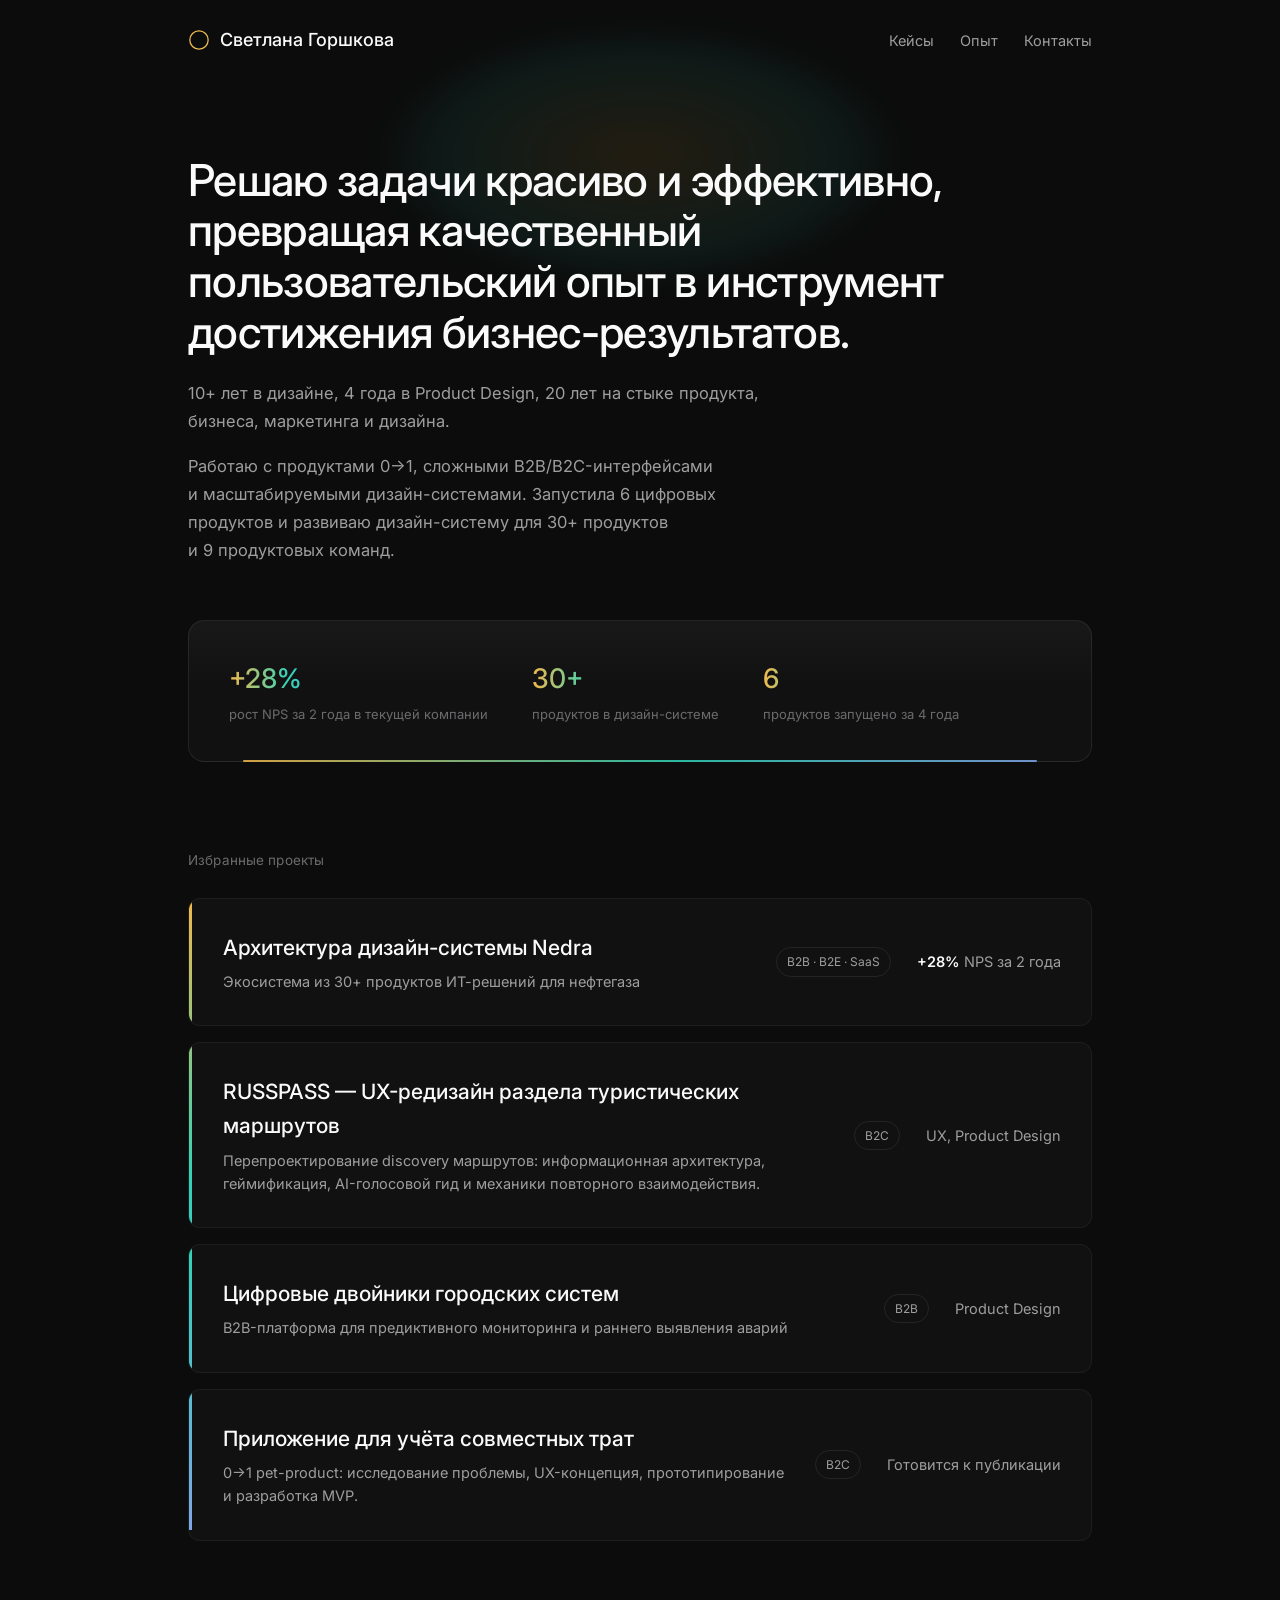
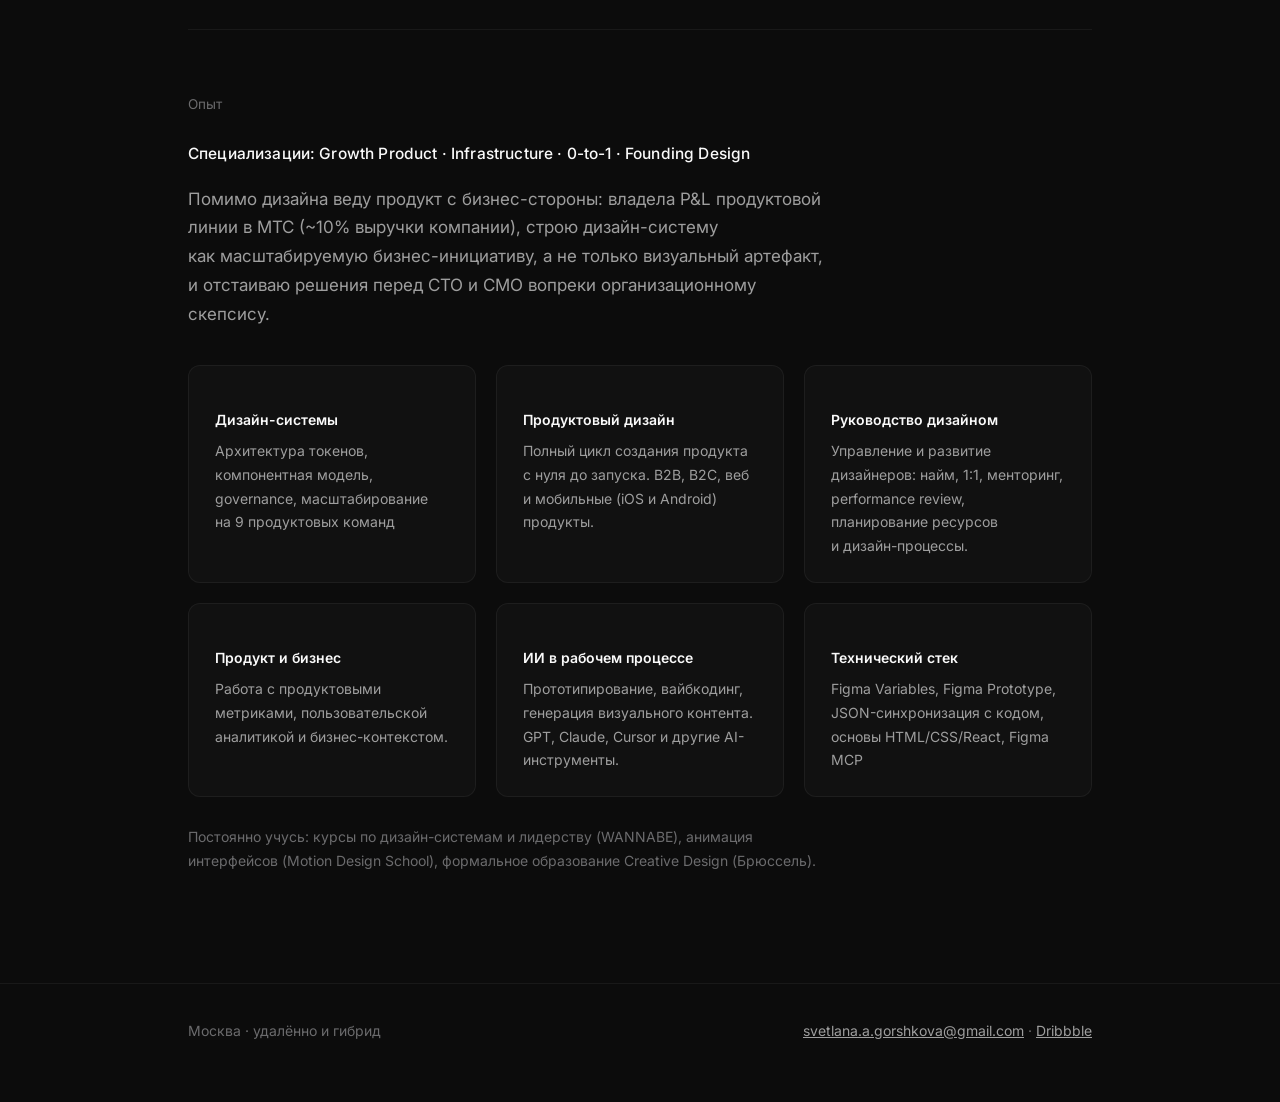
<file: index.html>
<!DOCTYPE html>
<html lang="ru">
<head>
<meta charset="UTF-8">
<meta name="viewport" content="width=device-width, initial-scale=1">
<title>Светлана Горшкова — Lead Product Design</title>
<meta name="description" content="Lead Product Design. Строю дизайн-системы для&nbsp;мультипродуктовых экосистем, веду продукты от&nbsp;идеи до&nbsp;продакшена.">
<link rel="stylesheet" href="styles.css">
</head>
<body>

<nav class="topnav">
  <div class="wrap">
    <a href="index.html" class="brand">
      <svg class="mark" viewBox="0 0 24 24" fill="none"><circle cx="12" cy="12" r="10" stroke="url(#g1)" stroke-width="1.4"/><defs><linearGradient id="g1" x1="0" y1="0" x2="24" y2="24"><stop offset="0%" stop-color="#F2B84B"/><stop offset="55%" stop-color="#2FD3B8"/><stop offset="100%" stop-color="#7FA6E8"/></linearGradient></defs></svg>
      Светлана Горшкова
    </a>
    <div class="links">
      <a href="#cases">Кейсы</a>
      <a href="#about">Опыт</a>
      <a href="#contact">Контакты</a>
    </div>
  </div>
</nav>

<header class="hero">
  <div class="hero-glow"></div>
  <div class="wrap">
    <h1 data-enter data-delay="0">Решаю задачи красиво и&nbsp;эффективно, превращая качественный пользовательский опыт в&nbsp;инструмент достижения бизнес-результатов.</h1>
    <p class="role" data-enter data-delay="120">10+ лет в&nbsp;дизайне, 4 года в&nbsp;Product Design, 20 лет на&nbsp;стыке продукта, бизнеса, маркетинга и&nbsp;дизайна.</p>
    <p class="role" data-enter data-delay="170">Работаю с&nbsp;продуктами 0→1, сложными B2B/B2C-интерфейсами и&nbsp;масштабируемыми дизайн-системами. Запустила 6&nbsp;цифровых продуктов и&nbsp;развиваю дизайн-систему для 30+ продуктов и&nbsp;9&nbsp;продуктовых команд.</p>

    <div class="stat-card" data-enter data-delay="260">
      <div class="stat-row">
        <div class="stat"><div class="num">+28%</div><div class="label">рост NPS за&nbsp;2&nbsp;года в&nbsp;текущей компании</div></div>
        <div class="stat"><div class="num">30+</div><div class="label">продуктов в&nbsp;дизайн-системе</div></div>
        <div class="stat"><div class="num">6</div><div class="label">продуктов запущено за&nbsp;4&nbsp;года</div></div>
      </div>
    </div>
  </div>
</header>

<main class="wrap">
  <section id="cases" class="case-list">
    <div class="section-label" data-enter data-delay="320">Избранные проекты</div>

    <a href="case-nedra-design-system.html" class="case-row navy" data-enter data-delay="360">
      <span class="meta">
        <div class="ctitle">Архитектура дизайн-системы Nedra</div>
        <div class="csub">Экосистема из&nbsp;30+&nbsp;продуктов ИТ-решений для&nbsp;нефтегаза</div>
      </span>
      <span class="tag">B2B · B2E · SaaS</span>
      <span class="cresult"><strong>+28%</strong> NPS за&nbsp;2&nbsp;года</span>
    </a>
  
    <a href="case-russpass.html" class="case-row amber" data-enter data-delay="410">
      <span class="meta">
        <div class="ctitle">RUSSPASS — UX-редизайн раздела туристических маршрутов</div>
        <div class="csub">Перепроектирование discovery маршрутов: информационная архитектура, геймификация, AI-голосовой гид и&nbsp;механики повторного взаимодействия.</div>
      </span>
      <span class="tag">B2C</span>
      <span class="cresult">UX, Product Design</span>
    </a>

    <a href="case-mosvodokanal.html" class="case-row teal" data-enter data-delay="460">
      <span class="meta">
        <div class="ctitle">Цифровые двойники городских систем</div>
        <div class="csub">B2B-платформа для предиктивного мониторинга и&nbsp;раннего выявления аварий</div>
      </span>
      <span class="tag">B2B</span>
      <span class="cresult">Product Design</span>
    </a>

    <a href="case-chesnok.html" class="case-row brick" data-enter data-delay="510">
      <span class="meta">
        <div class="ctitle">Приложение для&nbsp;учёта совместных трат</div>
        <div class="csub">0→1 pet-product: исследование проблемы, UX-концепция, прототипирование и&nbsp;разработка MVP.</div>
      </span>
      <span class="tag">B2C</span>
      <span class="cresult">Готовится к&nbsp;публикации</span>
    </a>
  </section>

  <section id="about" class="about">
    <div class="section-label" data-enter data-delay="560">Опыт</div>
    <p style="max-width:640px; font-size:15.5px; font-weight:500; color:var(--heading); letter-spacing:0.01em;" data-enter data-delay="590">Специализации: Growth Product · Infrastructure · 0-to-1 · Founding Design</p>
    <p data-enter data-delay="620">Помимо дизайна веду продукт с&nbsp;бизнес-стороны: владела P&amp;L продуктовой линии в&nbsp;МТС (~10% выручки компании), строю дизайн-систему как&nbsp;масштабируемую бизнес-инициативу, а&nbsp;не&nbsp;только визуальный артефакт, и&nbsp;отстаиваю решения перед&nbsp;CTO и&nbsp;CMO вопреки организационному скепсису.</p>

    <div class="skills-grid">
      <div data-enter data-delay="660">
        <h4>Дизайн-системы</h4>
        <p>Архитектура токенов, компонентная модель, governance, масштабирование на&nbsp;9&nbsp;продуктовых команд</p>
      </div>
      <div data-enter data-delay="690">
        <h4>Продуктовый дизайн</h4>
        <p>Полный цикл создания продукта с&nbsp;нуля до&nbsp;запуска. B2B, B2C, веб и&nbsp;мобильные (iOS и&nbsp;Android) продукты.</p>
      </div>
      <div data-enter data-delay="720">
        <h4>Руководство дизайном</h4>
        <p>Управление и&nbsp;развитие дизайнеров: найм, 1:1, менторинг, performance review, планирование ресурсов и&nbsp;дизайн-процессы.</p>
      </div>
      <div data-enter data-delay="750">
        <h4>Продукт и бизнес</h4>
        <p>Работа с&nbsp;продуктовыми метриками, пользовательской аналитикой и&nbsp;бизнес-контекстом.</p>
      </div>
      <div data-enter data-delay="780">
        <h4>ИИ в рабочем процессе</h4>
        <p>Прототипирование, вайбкодинг, генерация визуального контента. GPT, Claude, Cursor и&nbsp;другие AI-инструменты.</p>
      </div>
      <div data-enter data-delay="810">
        <h4>Технический стек</h4>
        <p>Figma Variables, Figma Prototype, JSON-синхронизация с&nbsp;кодом, основы HTML/CSS/React, Figma MCP</p>
      </div>
    </div>

    <p style="margin-top:28px; font-size:14px; color:var(--faint);" data-enter data-delay="850">Постоянно учусь: курсы по&nbsp;дизайн-системам и&nbsp;лидерству (WANNABE), анимация интерфейсов (Motion Design School), формальное образование Creative Design (Брюссель).</p>
  </section>
</main>

<footer>
  <div class="wrap" style="display:flex; justify-content:space-between; flex-wrap:wrap; gap:12px; width:100%;">
    <span>Москва &middot; удалённо и&nbsp;гибрид</span>
    <span><a href="mailto:svetlana.a.gorshkova@gmail.com">svetlana.a.gorshkova@gmail.com</a> &middot; <a href="https://dribbble.com/hagedis">Dribbble</a></span>
  </div>
</footer>

<script src="entrance.js"></script>
</body>
</html>
</file>
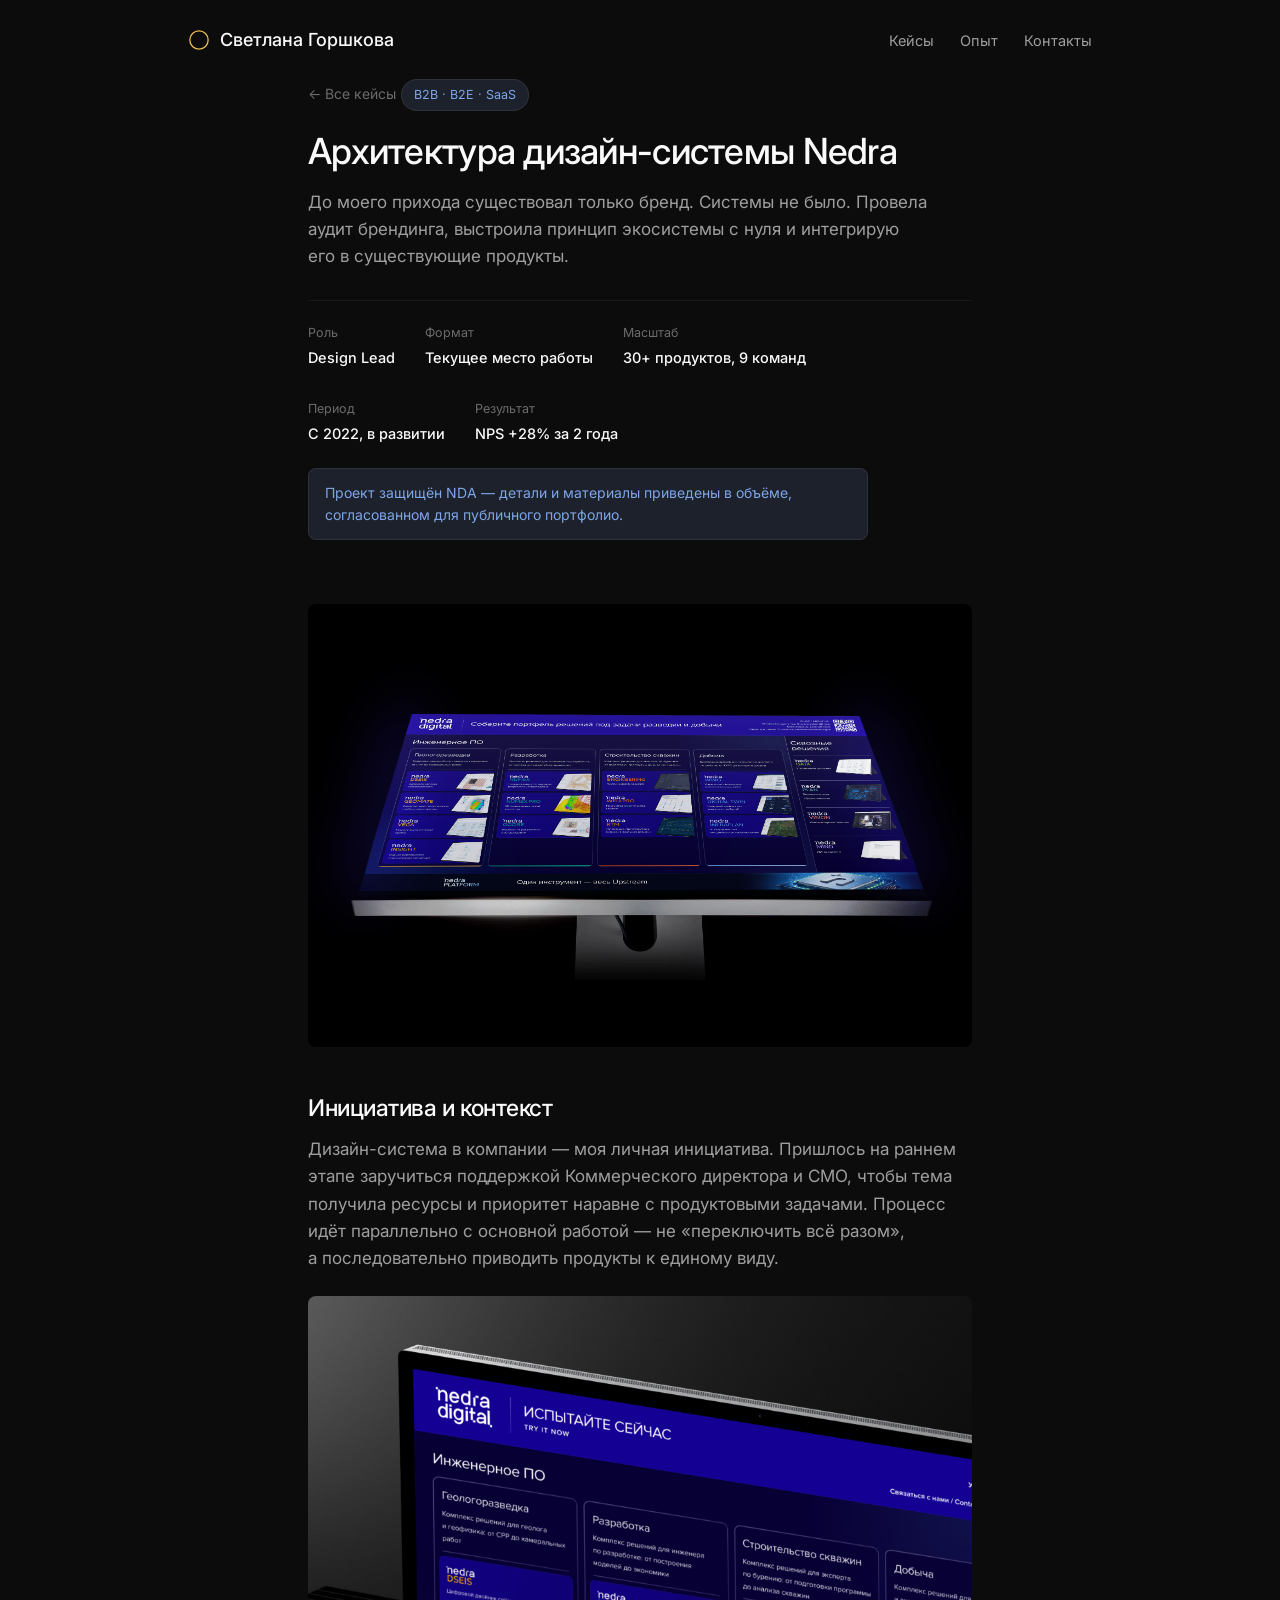
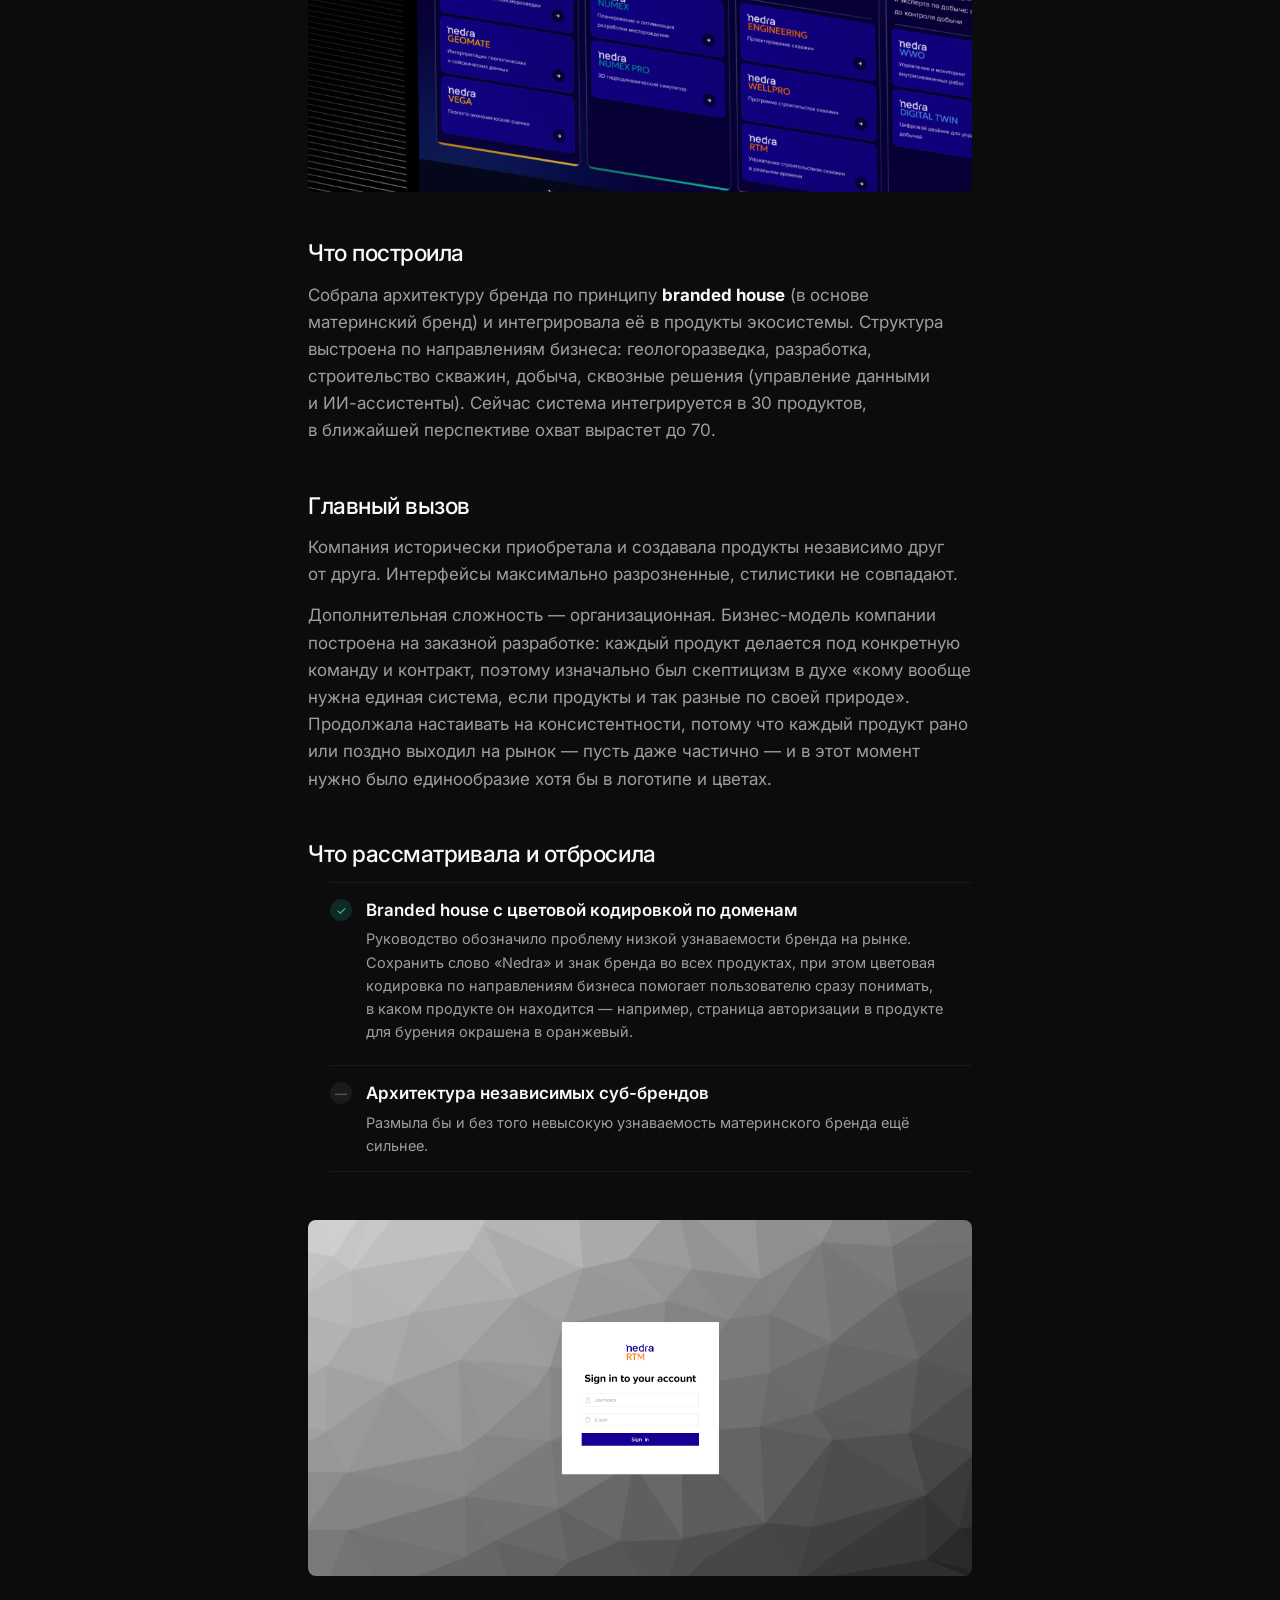
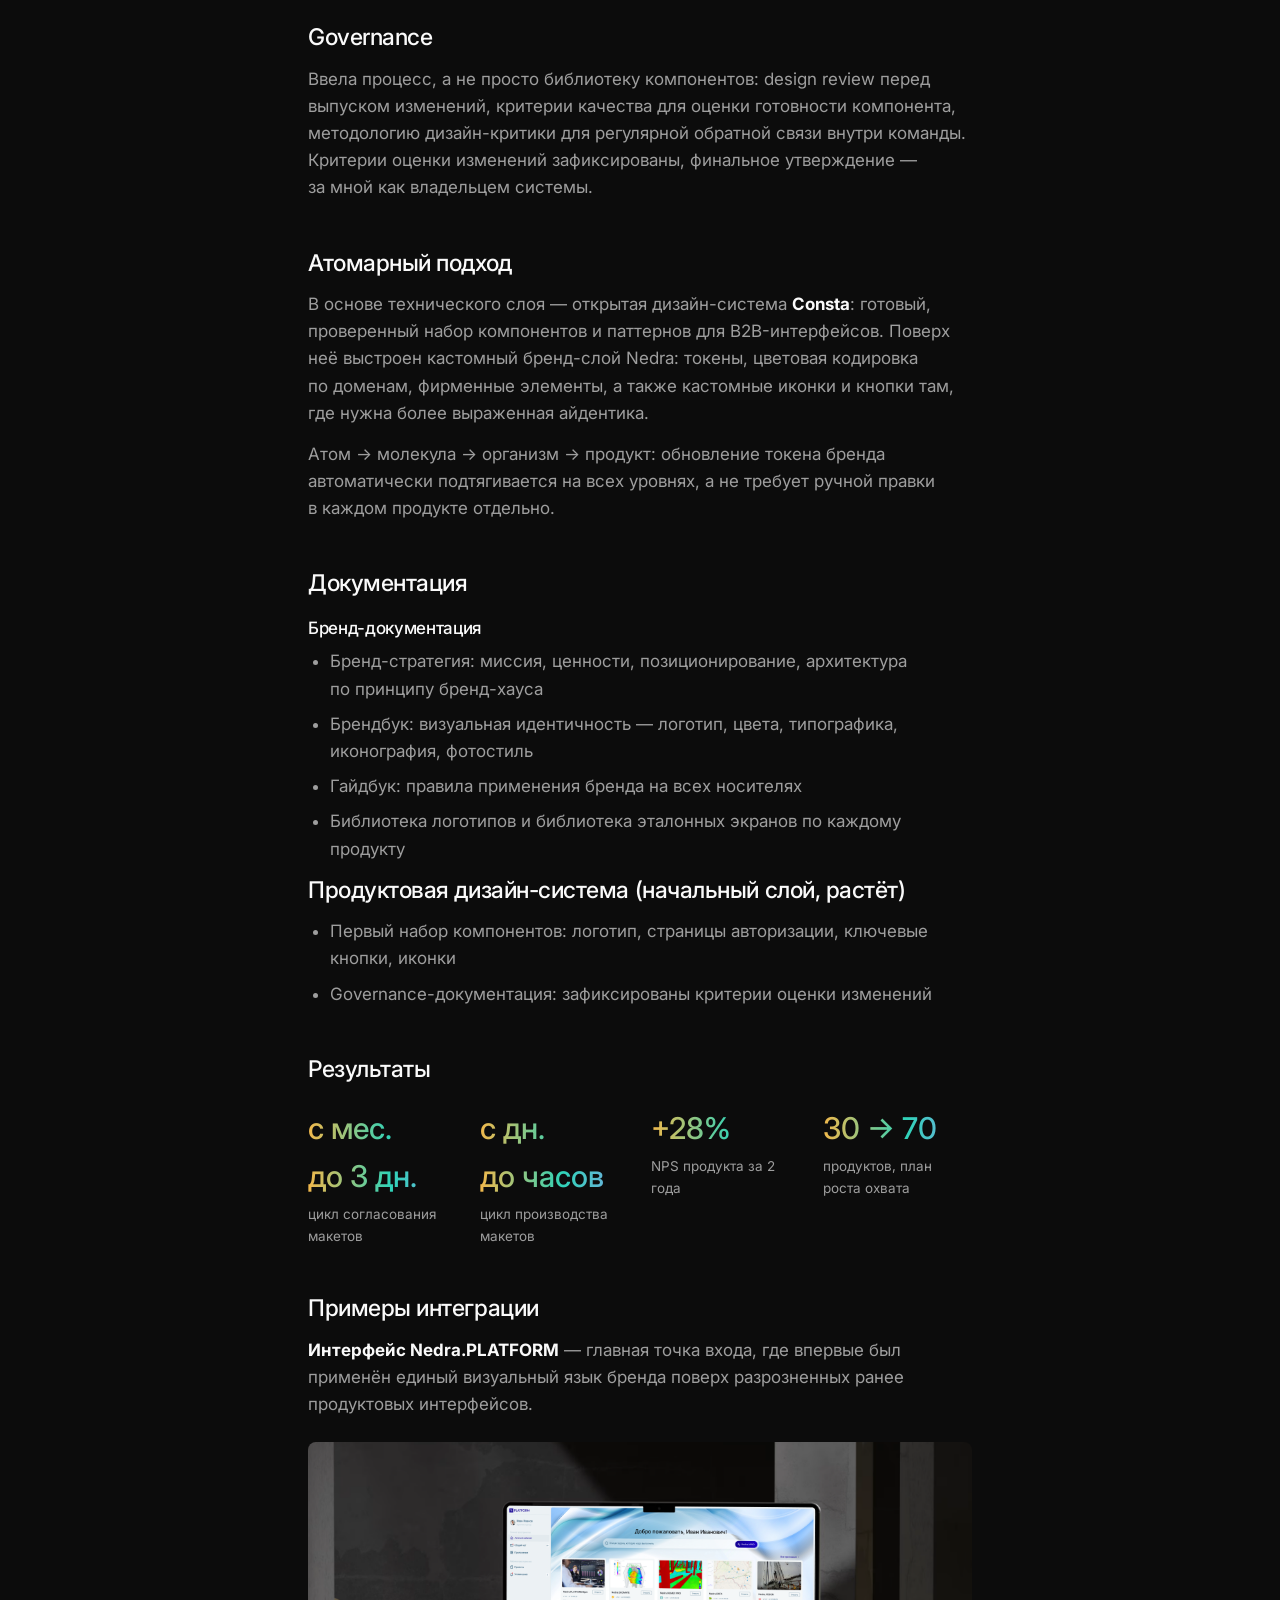
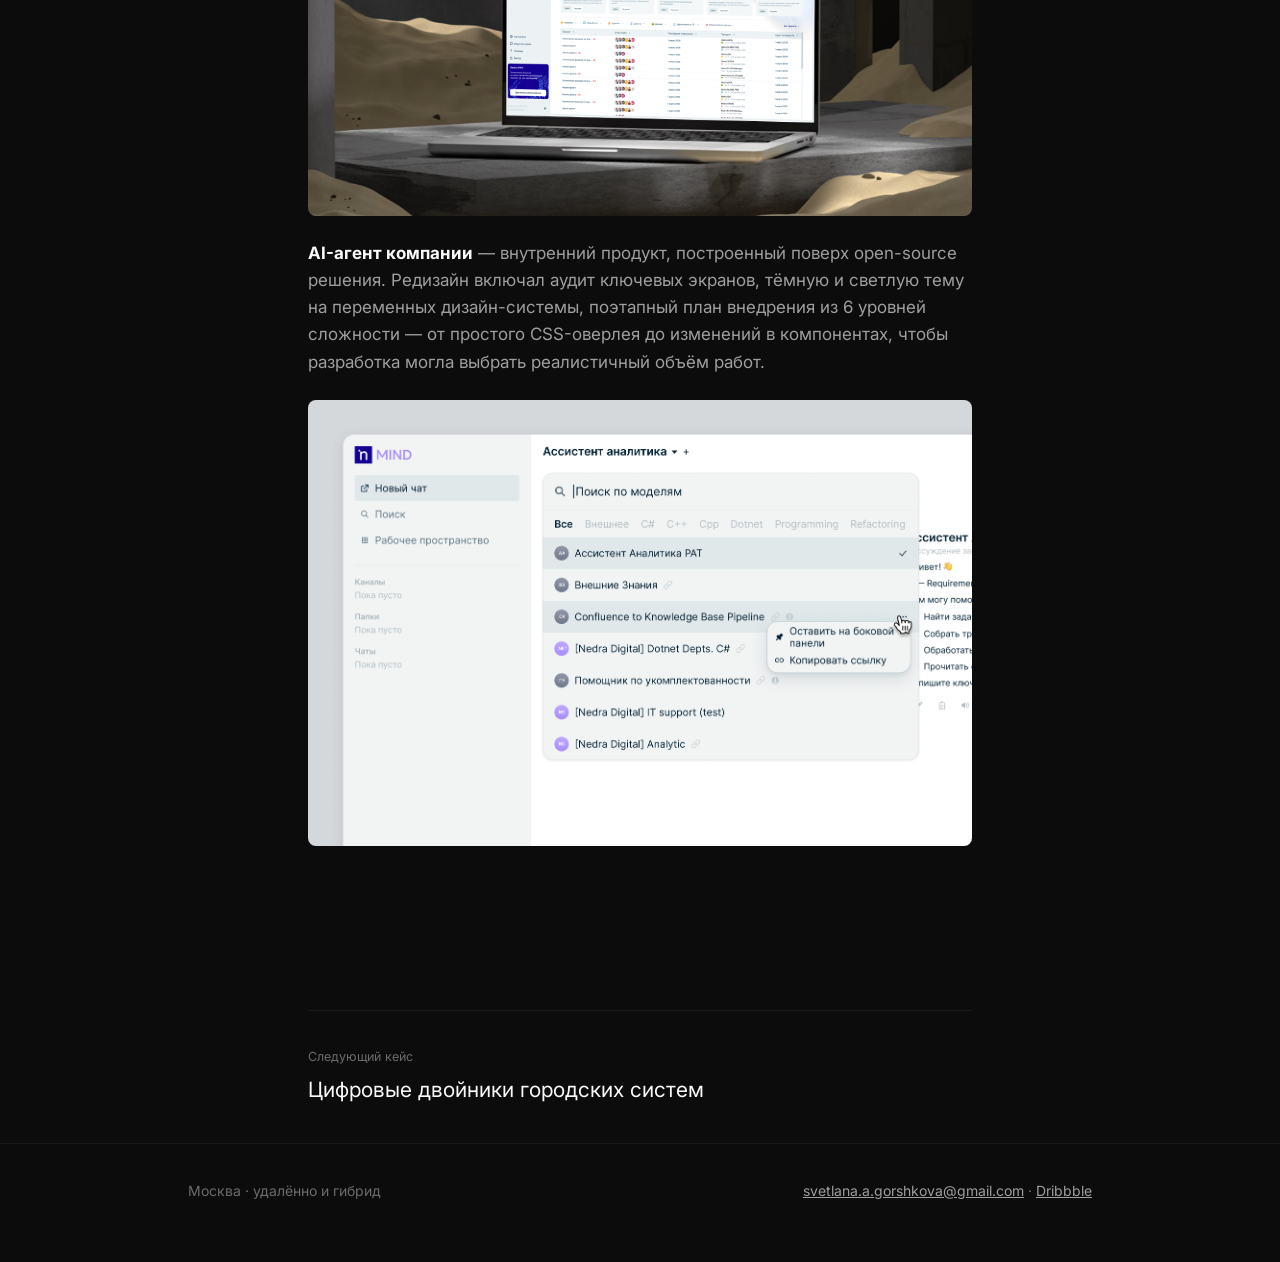
<file: case-nedra-design-system.html>
<!DOCTYPE html>
<html lang="ru">
<head>
<meta charset="UTF-8">
<meta name="viewport" content="width=device-width, initial-scale=1">
<title>Архитектура дизайн-системы Nedra — Светлана Горшкова</title>
<meta name="description" content="Branded house архитектура дизайн-системы для&nbsp;экосистемы из&nbsp;30+ продуктов промышленной компании.">
<link rel="stylesheet" href="styles.css">
</head>
<body>

<nav class="topnav">
  <div class="wrap">
    <a href="index.html" class="brand">
      <svg class="mark" viewBox="0 0 24 24" fill="none"><circle cx="12" cy="12" r="10" stroke="url(#g1)" stroke-width="1.4"/><defs><linearGradient id="g1" x1="0" y1="0" x2="24" y2="24"><stop offset="0%" stop-color="#F2B84B"/><stop offset="55%" stop-color="#2FD3B8"/><stop offset="100%" stop-color="#7FA6E8"/></linearGradient></defs></svg>
      Светлана Горшкова
    </a>
    <div class="links">
      <a href="index.html#cases">Кейсы</a>
      <a href="index.html#about">Опыт</a>
      <a href="index.html#contact">Контакты</a>
    </div>
  </div>
</nav>

<div class="narrow">
  <header class="case-hero">
    <a href="index.html" class="back">← Все кейсы</a>
    <span class="eyebrow-badge navy" data-enter data-delay="0">B2B · B2E · SaaS</span>
    <h1 data-enter data-delay="80">Архитектура дизайн-системы Nedra</h1>
    <p class="dek" data-enter data-delay="160">До моего прихода существовал только бренд. Системы не&nbsp;было. Провела аудит брендинга, выстроила принцип экосистемы с&nbsp;нуля и&nbsp;интегрирую его в&nbsp;существующие продукты.</p>

    <div class="facts-row" data-enter data-delay="240">
      <div class="fact"><div class="k">Роль</div><div class="v">Design Lead</div></div>
      <div class="fact"><div class="k">Формат</div><div class="v">Текущее место работы</div></div>
      <div class="fact"><div class="k">Масштаб</div><div class="v">30+ продуктов, 9 команд</div></div>
      <div class="fact"><div class="k">Период</div><div class="v">С 2022, в&nbsp;развитии</div></div>
      <div class="fact"><div class="k">Результат</div><div class="v">NPS +28% за&nbsp;2 года</div></div>
    </div>

    <div class="nda-note" data-enter data-delay="300">Проект защищён NDA — детали и&nbsp;материалы приведены в&nbsp;объёме, согласованном для&nbsp;публичного портфолио.</div>
  </header>

  <img src="assets/dsnd_image (6).png" alt="..." style="border-radius:8px; margin:24px 0; width:100%; cursor:zoom-in;" onclick="document.getElementById('lightbox-img').src=this.src; document.getElementById('lightbox').style.display='flex';">

  <div class="case-body">

    <section>
      <h2>Инициатива и&nbsp;контекст</h2>
      <p>Дизайн-система в&nbsp;компании — моя личная инициатива. Пришлось на&nbsp;раннем этапе заручиться поддержкой Коммерческого директора и&nbsp;CMO, чтобы тема получила ресурсы и&nbsp;приоритет наравне с&nbsp;продуктовыми задачами. Процесс идёт параллельно с&nbsp;основной работой — не&nbsp;«переключить всё разом», а&nbsp;последовательно приводить продукты к&nbsp;единому виду.</p>
      <img src="assets/dsnd_image (4).png" alt="..." style="border-radius:8px; margin:24px 0; width:100%; cursor:zoom-in;" onclick="document.getElementById('lightbox-img').src=this.src; document.getElementById('lightbox').style.display='flex';">
    </section>

    <section>
      <h2>Что построила</h2>
      <p>Собрала архитектуру бренда по&nbsp;принципу <strong>branded house</strong> (в&nbsp;основе материнский бренд) и&nbsp;интегрировала её в&nbsp;продукты экосистемы. Структура выстроена по&nbsp;направлениям бизнеса: геологоразведка, разработка, строительство скважин, добыча, сквозные решения (управление данными и&nbsp;ИИ-ассистенты). Сейчас система интегрируется в&nbsp;30 продуктов, в&nbsp;ближайшей перспективе охват вырастет до&nbsp;70.</p>
    </section>

    <section>
      <h2>Главный вызов</h2>
      <p>Компания исторически приобретала и&nbsp;создавала продукты независимо друг от&nbsp;друга. Интерфейсы максимально разрозненные, стилистики не&nbsp;совпадают.</p>
      <p>Дополнительная сложность — организационная. Бизнес-модель компании построена на&nbsp;заказной разработке: каждый продукт делается под&nbsp;конкретную команду и&nbsp;контракт, поэтому изначально был скептицизм в&nbsp;духе «кому вообще нужна единая система, если продукты и&nbsp;так разные по&nbsp;своей природе». Продолжала настаивать на&nbsp;консистентности, потому что каждый продукт рано или поздно выходил на&nbsp;рынок — пусть даже частично — и&nbsp;в&nbsp;этот момент нужно было единообразие хотя бы в&nbsp;логотипе и&nbsp;цветах.</p>
    </section>

    <section>
      <h2>Что рассматривала и&nbsp;отбросила</h2>
      <ul class="alt-list">
        <li>
          <span class="alt-mark yes">✓</span>
          <span>
            <div class="alt-title">Branded house с&nbsp;цветовой кодировкой по&nbsp;доменам</div>
            <div class="alt-desc">Руководство обозначило проблему низкой узнаваемости бренда на&nbsp;рынке. Сохранить слово «Nedra» и&nbsp;знак бренда во&nbsp;всех продуктах, при&nbsp;этом цветовая кодировка по&nbsp;направлениям бизнеса помогает пользователю сразу понимать, в&nbsp;каком продукте он находится — например, страница авторизации в&nbsp;продукте для&nbsp;бурения окрашена в&nbsp;оранжевый.</div>
          </span>
        </li>
        <li>
          <span class="alt-mark no">—</span>
          <span>
            <div class="alt-title">Архитектура независимых суб-брендов</div>
            <div class="alt-desc">Размыла бы и&nbsp;без&nbsp;того невысокую узнаваемость материнского бренда ещё сильнее.</div>
          </span>
        </li>
      </ul>
    </section>

    <img src="assets/dsnd_image (5).png" alt="..." style="border-radius:8px; margin:24px 0; width:100%; cursor:zoom-in;" onclick="document.getElementById('lightbox-img').src=this.src; document.getElementById('lightbox').style.display='flex';">

    <section>
      <h2>Governance</h2>
      <p>Ввела процесс, а&nbsp;не&nbsp;просто библиотеку компонентов: design review перед выпуском изменений, критерии качества для&nbsp;оценки готовности компонента, методологию дизайн-критики для&nbsp;регулярной обратной связи внутри команды. Критерии оценки изменений зафиксированы, финальное утверждение — за&nbsp;мной как&nbsp;владельцем системы.</p>
    </section>

    <section>
      <h2>Атомарный подход</h2>
      <p>В основе технического слоя — открытая дизайн-система <strong>Consta</strong>: готовый, проверенный набор компонентов и&nbsp;паттернов для&nbsp;B2B-интерфейсов. Поверх неё выстроен кастомный бренд-слой Nedra: токены, цветовая кодировка по&nbsp;доменам, фирменные элементы, а&nbsp;также кастомные иконки и&nbsp;кнопки там, где нужна более выраженная айдентика.</p>
      <p>Атом → молекула → организм → продукт: обновление токена бренда автоматически подтягивается на&nbsp;всех уровнях, а&nbsp;не&nbsp;требует ручной правки в&nbsp;каждом продукте отдельно.</p>
    </section>

    <section>
      <h2>Документация</h2>
      <h3>Бренд-документация</h3>
      <ul>
        <li>Бренд-стратегия: миссия, ценности, позиционирование, архитектура по&nbsp;принципу бренд-хауса</li>
        <li>Брендбук: визуальная идентичность — логотип, цвета, типографика, иконография, фотостиль</li>
        <li>Гайдбук: правила применения бренда на&nbsp;всех носителях</li>
        <li>Библиотека логотипов и&nbsp;библиотека эталонных экранов по&nbsp;каждому продукту</li>
      </ul>
      <h2>Продуктовая дизайн-система (начальный слой, растёт)</h2>
      <ul>
        <li>Первый набор компонентов: логотип, страницы авторизации, ключевые кнопки, иконки</li>
        <li>Governance-документация: зафиксированы критерии оценки изменений</li>
      </ul>
    </section>

    <section>
      <h2>Результаты</h2>
      <div class="result-grid">
        <div><div class="num">с&nbsp;мес. до&nbsp;3 дн.</div><div class="label">цикл согласования макетов</div></div>
        <div><div class="num">с&nbsp;дн. до&nbsp;часов</div><div class="label">цикл производства макетов</div></div>
        <div><div class="num">+28%</div><div class="label">NPS продукта за&nbsp;2 года</div></div>
        <div><div class="num">30 → 70</div><div class="label">продуктов, план роста охвата</div></div>
      </div>
    </section>

    <section>
      <h2>Примеры интеграции</h2>
      <p><strong>Интерфейс Nedra.PLATFORM</strong>&nbsp;— главная точка входа, где&nbsp;впервые был применён единый визуальный язык бренда поверх разрозненных ранее продуктовых интерфейсов.</p>
      <img src="assets/dsnd_image (3).png" alt="..." style="border-radius:8px; margin:24px 0; width:100%; cursor:zoom-in;" onclick="document.getElementById('lightbox-img').src=this.src; document.getElementById('lightbox').style.display='flex';">
      <p><strong>AI-агент компании</strong>&nbsp;— внутренний продукт, построенный поверх open-source решения. Редизайн включал аудит ключевых экранов, тёмную и&nbsp;светлую тему на&nbsp;переменных дизайн-системы, поэтапный план внедрения из&nbsp;6 уровней сложности — от&nbsp;простого CSS-оверлея до&nbsp;изменений в&nbsp;компонентах, чтобы разработка могла выбрать реалистичный объём работ.</p>
      <img src="assets/dsnd_image (1).png" alt="..." style="border-radius:8px; margin:24px 0; width:100%; cursor:zoom-in;" onclick="document.getElementById('lightbox-img').src=this.src; document.getElementById('lightbox').style.display='flex';">
    </section>

  </div>

  <div class="next-case">
    <div class="k">Следующий кейс</div>
    <a href="case-mosvodokanal.html">Цифровые двойники городских систем</a>
  </div>
</div>

<footer>
  <div class="wrap" style="display:flex; justify-content:space-between; flex-wrap:wrap; gap:12px; width:100%;">
    <span>Москва &middot; удалённо и&nbsp;гибрид</span>
    <span><a href="mailto:svetlana.a.gorshkova@gmail.com">svetlana.a.gorshkova@gmail.com</a> &middot; <a href="https://dribbble.com/hagedis">Dribbble</a></span>
  </div>
</footer>

<script src="entrance.js"></script>
<div id="lightbox" onclick="this.style.display='none'" style="display:none; position:fixed; inset:0; background:rgba(0,0,0,0.92); z-index:999; align-items:center; justify-content:center; padding:20px; cursor:zoom-out;">
</body>
</html>
</file>
<file: styles.css>
@import url('https://fonts.googleapis.com/css2?family=Inter:wght@400;500;600;700&display=swap');

:root {
  --bg: #0c0c0c;
  --box: #111111;
  --box-raised: #161616;
  --hairline: rgba(255,255,255,0.08);
  --hairline-soft: rgba(255,255,255,0.055);
  --heading: #fafafa;
  --subtitle: #9e9e9e;
  --faint: #6b6b6d;

  --teal: #2FD3B8;
  --teal-dim: rgba(47,211,184,0.14);
  --amber: #F2B84B;
  --amber-dim: rgba(242,184,75,0.14);
  --brick: #F0836A;
  --brick-dim: rgba(240,131,106,0.14);
  --navy: #7FA6E8;
  --navy-dim: rgba(127,166,232,0.14);

  --grad: linear-gradient(90deg, var(--amber) 0%, var(--teal) 55%, var(--navy) 100%);
  --max-w: 720px;
}

* { box-sizing: border-box; }
html { scroll-behavior: smooth; overflow-x: hidden; }
body { overflow-x: hidden; }
@media (prefers-reduced-motion: reduce) { html { scroll-behavior: auto; } }

body {
  margin: 0;
  background: var(--bg);
  color: var(--heading);
  font-family: 'Inter', -apple-system, sans-serif;
  font-size: 17px;
  line-height: 1.6;
  -webkit-font-smoothing: antialiased;
}

h1, h2, h3 {
  font-family: 'Inter', -apple-system, sans-serif;
  font-weight: 500;
  letter-spacing: -0.02em;
  line-height: 1.15;
  color: var(--heading);
  margin: 0;
}

a { color: inherit; }
img, svg { max-width: 100%; display: block; }

.wrap { max-width: 960px; margin: 0 auto; padding: 0 28px; }
.narrow { max-width: var(--max-w); margin: 0 auto; padding: 0 28px; }

/* ===== entrance ===== */
[data-enter] { opacity: 0; }
.hl-mask { display: block; overflow: hidden; padding-bottom: 0.16em; margin-bottom: -0.16em; }
.hl-line { display: block; opacity: 0; transform: translateY(60%); }
html.entrance-off [data-enter] { opacity: 1 !important; }
html.entrance-off .hl-line { opacity: 1 !important; transform: none !important; }

/* ===== nav ===== */
.topnav { padding: 26px 0 0; }
.topnav .wrap { display: flex; justify-content: space-between; align-items: center; gap: 16px; flex-wrap: wrap; }
.topnav .brand { font-family: 'Inter', sans-serif; font-size: 18px; font-weight: 500; text-decoration: none; color: var(--heading); display:flex; align-items:center; gap:10px; }
.topnav .brand .mark { width: 22px; height: 22px; flex-shrink: 0; }
.topnav .links { display: flex; gap: 26px; font-size: 14.5px; color: var(--subtitle); }
.topnav .links a { text-decoration: none; transition: color .18s ease; }
.topnav .links a:hover { color: var(--heading); }

/* ===== hero ===== */
.hero { padding: 100px 0 0; position: relative; }
.hero-glow {
  position: absolute; top: -80px; left: 50%; transform: translateX(-50%);
  width: 720px; height: 360px; pointer-events: none; z-index: 0;
  background: radial-gradient(closest-side, rgba(242,184,75,0.10), rgba(47,211,184,0.07) 55%, transparent 75%);
  filter: blur(10px);
}
.hero > .wrap { position: relative; z-index: 1; }
.hero h1 {
  font-size: clamp(30px, 4.4vw, 44px);
  max-width: 800px;
  letter-spacing: -0.015em;
}
.hero .role { margin-top: 22px; font-size: 16.5px; color: var(--subtitle); max-width: 600px; line-height: 1.7; }
.hero .role + .role { margin-top: 14px; }

/* composer-style card for stats */
.stat-card {
  margin-top: 56px;
  background: linear-gradient(180deg, rgba(255,255,255,0.03), rgba(255,255,255,0) 45%), var(--box);
  border: 1px solid var(--hairline);
  border-radius: 16px;
  padding: 36px clamp(24px,3.5vw,40px);
  position: relative;
  isolation: isolate;
}
.stat-card::after {
  content: ""; position: absolute; left: 6%; right: 6%; bottom: -1px; height: 2px;
  background: var(--grad); border-radius: 2px; opacity: 0.85; z-index: -1;
  filter: blur(0.3px);
}
.stat-row { display: flex; flex-wrap: wrap; gap: 44px; }
.stat .num {
  font-family: 'Inter', sans-serif; font-size: 27px; font-weight: 500;
  background-image: var(--grad);
  background-size: 110px 100%;
  background-repeat: no-repeat;
  -webkit-background-clip: text; background-clip: text; color: transparent;
}
.stat .label { font-size: 13px; color: var(--faint); margin-top: 4px; }

/* ===== case list ===== */
.case-list { margin: 88px 0; }
.section-label { font-size: 13.5px; color: var(--faint); margin-bottom: 26px; letter-spacing: 0.01em; }
.case-row {
  display: flex; align-items: center; gap: 26px;
  padding: 32px 30px 32px 34px; margin-bottom: 16px;
  border: 1px solid var(--hairline-soft);
  border-radius: 12px;
  background: var(--box);
  text-decoration: none; color: inherit;
  position: relative; overflow: hidden;
  transition: border-color .2s ease, background .2s ease, transform .2s ease;
}
.case-row::before {
  content: ""; position: absolute; left: 0; top: 0; bottom: 0; width: 3px;
  background-image: linear-gradient(180deg, var(--amber) 0%, var(--teal) 50%, var(--navy) 100%);
  background-repeat: no-repeat;
  background-size: 100% 560px;
}
.case-row:nth-of-type(1)::before { background-position: 0 0; }
.case-row:nth-of-type(2)::before { background-position: 0 -140px; }
.case-row:nth-of-type(3)::before { background-position: 0 -280px; }
.case-row:nth-of-type(4)::before { background-position: 0 -420px; }
.case-row:hover { background: var(--box-raised); transform: translateY(-1px); border-color: var(--hairline); }
.case-row .meta { flex: 1; min-width: 0; }
.case-row .ctitle { font-family: 'Inter', sans-serif; font-size: 21px; font-weight: 500; }
.case-row .csub { font-size: 14.5px; color: var(--subtitle); margin-top: 6px; }
.case-row .cresult { font-size: 14.5px; color: var(--subtitle); text-align: right; white-space: nowrap; flex-shrink: 0; }
.case-row .cresult strong { color: var(--heading); font-weight: 600; }
.case-row .tag { font-size: 12px; color: var(--subtitle); border: 1px solid var(--hairline); border-radius: 999px; padding: 4px 10px; flex-shrink: 0; }

/* ===== about ===== */
.about { padding: 64px 0 96px; border-top: 1px solid var(--hairline-soft); }
.about p { max-width: 640px; color: var(--subtitle); line-height: 1.7; }
.skills-grid { display: grid; grid-template-columns: repeat(auto-fit, minmax(220px,1fr)); gap: 20px; margin-top: 36px; }
.skills-grid > div { background: var(--box); border: 1px solid var(--hairline-soft); border-radius: 12px; padding: 24px 26px; }
.skills-grid h4 { font-size: 14px; font-weight: 600; margin-bottom: 8px; color: var(--heading); }
.skills-grid p { font-size: 14px; color: var(--subtitle); margin: 0; }

footer { padding: 36px 0 60px; border-top: 1px solid var(--hairline-soft); font-size: 14px; color: var(--faint); display: flex; justify-content: space-between; flex-wrap: wrap; gap: 12px; }
footer a { text-decoration: underline; color: var(--subtitle); }

/* ===== case pages ===== */
.case-hero { padding: 24px 0 40px; }
.case-hero .back { display: inline-block; font-size: 14px; color: var(--faint); text-decoration: none; margin-bottom: 26px; }
.case-hero .back:hover { color: var(--heading); }
.case-hero .eyebrow-badge { display: inline-block; font-size: 12.5px; padding: 5px 12px; border-radius: 999px; margin-bottom: 18px; border: 1px solid var(--hairline); }
.case-hero .eyebrow-badge.teal { color: var(--teal); background: var(--teal-dim); }
.case-hero .eyebrow-badge.amber { color: var(--amber); background: var(--amber-dim); }
.case-hero .eyebrow-badge.brick { color: var(--brick); background: var(--brick-dim); }
.case-hero .eyebrow-badge.navy { color: var(--navy); background: var(--navy-dim); }
.case-hero h1 { font-size: clamp(27px, 4vw, 36px); }
.case-hero .dek { margin-top: 16px; font-size: 17px; color: var(--subtitle); max-width: 620px; }
.facts-row { display: flex; flex-wrap: wrap; gap: 30px; margin-top: 30px; padding-top: 22px; border-top: 1px solid var(--hairline-soft); }
.facts-row .fact .k { font-size: 12.5px; color: var(--faint); margin-bottom: 3px; }
.facts-row .fact .v { font-size: 14.5px; font-weight: 500; }
.nda-note { margin-top: 22px; padding: 13px 16px; background: var(--navy-dim); color: var(--navy); font-size: 14px; border-radius: 8px; max-width: 560px; border: 1px solid var(--hairline); }

.case-body { padding-bottom: 80px; }
.case-body section { margin: 48px 0; }
.case-body h2 { font-size: 23px; margin-bottom: 15px; }
.case-body h3 { font-size: 17px; margin: 22px 0 10px; color: var(--heading); }
.case-body p { color: var(--subtitle); margin: 0 0 14px; }
.case-body ul, .case-body ol { color: var(--subtitle); padding-left: 22px; margin: 0 0 14px; }
.case-body li { margin-bottom: 8px; }
.case-body strong { color: var(--heading); }

.alt-list { list-style: none; padding: 0; margin: 18px 0; }
.alt-list li { display: flex; gap: 14px; padding: 14px 0; border-top: 1px solid var(--hairline-soft); }
.alt-list li:last-child { border-bottom: 1px solid var(--hairline-soft); }
.alt-mark { flex-shrink: 0; width: 22px; height: 22px; border-radius: 50%; display: flex; align-items: center; justify-content: center; font-size: 12px; margin-top: 2px; }
.alt-mark.yes { background: var(--teal-dim); color: var(--teal); }
.alt-mark.no { background: rgba(255,255,255,0.06); color: var(--faint); }
.alt-list .alt-title { font-weight: 600; color: var(--heading); margin-bottom: 3px; }
.alt-list .alt-desc { font-size: 14.5px; color: var(--subtitle); }

.result-grid { display: grid; grid-template-columns: repeat(auto-fit, minmax(140px,1fr)); gap: 22px; margin: 22px 0; }
.result-grid .num { font-family: 'Inter', sans-serif; font-size: 30px; font-weight: 500; background: var(--grad); -webkit-background-clip: text; background-clip: text; color: transparent; }
.result-grid .label { font-size: 13.5px; color: var(--subtitle); margin-top: 4px; }
.result-grid .forecast-tag { display: block; font-size: 11px; color: var(--faint); margin-top: 3px; }

.placeholder-shot { border-radius: 10px; aspect-ratio: 16/10; margin: 22px 0; position: relative; overflow: hidden; border: 1px solid var(--hairline); background: var(--box-raised); }
.placeholder-shot::after { content: ""; position: absolute; inset: 0; background: linear-gradient(135deg, rgba(255,255,255,0.04), transparent 60%); }
.placeholder-shot .cap { position: absolute; bottom: 12px; left: 14px; font-size: 12px; color: var(--faint); z-index: 1; }

.quote-block { border-left: 2px solid var(--teal); padding: 4px 0 4px 20px; margin: 22px 0; font-family: 'Inter', sans-serif; font-style: italic; font-size: 18px; color: var(--heading); }

.next-case { border-top: 1px solid var(--hairline-soft); padding: 36px 0; margin-top: 36px; }
.next-case .k { font-size: 12.5px; color: var(--faint); margin-bottom: 6px; }
.next-case a { font-family: 'Inter', sans-serif; font-size: 21px; text-decoration: none; }
.next-case a:hover { color: var(--teal); }

@media (max-width: 640px) {
  .case-row { flex-direction: column; align-items: flex-start; gap: 12px; }
  .case-row .tag { order: 2; }
  .case-row .cresult { order: 3; width: 100%; text-align: left; }

  .case-row::before { background-size: 100% 1150px; }
  .case-row:nth-of-type(1)::before { background-position: 0 0; }
  .case-row:nth-of-type(2)::before { background-position: 0 -300px; }
  .case-row:nth-of-type(3)::before { background-position: 0 -580px; }
  .case-row:nth-of-type(4)::before { background-position: 0 -860px; }
}
</file>
